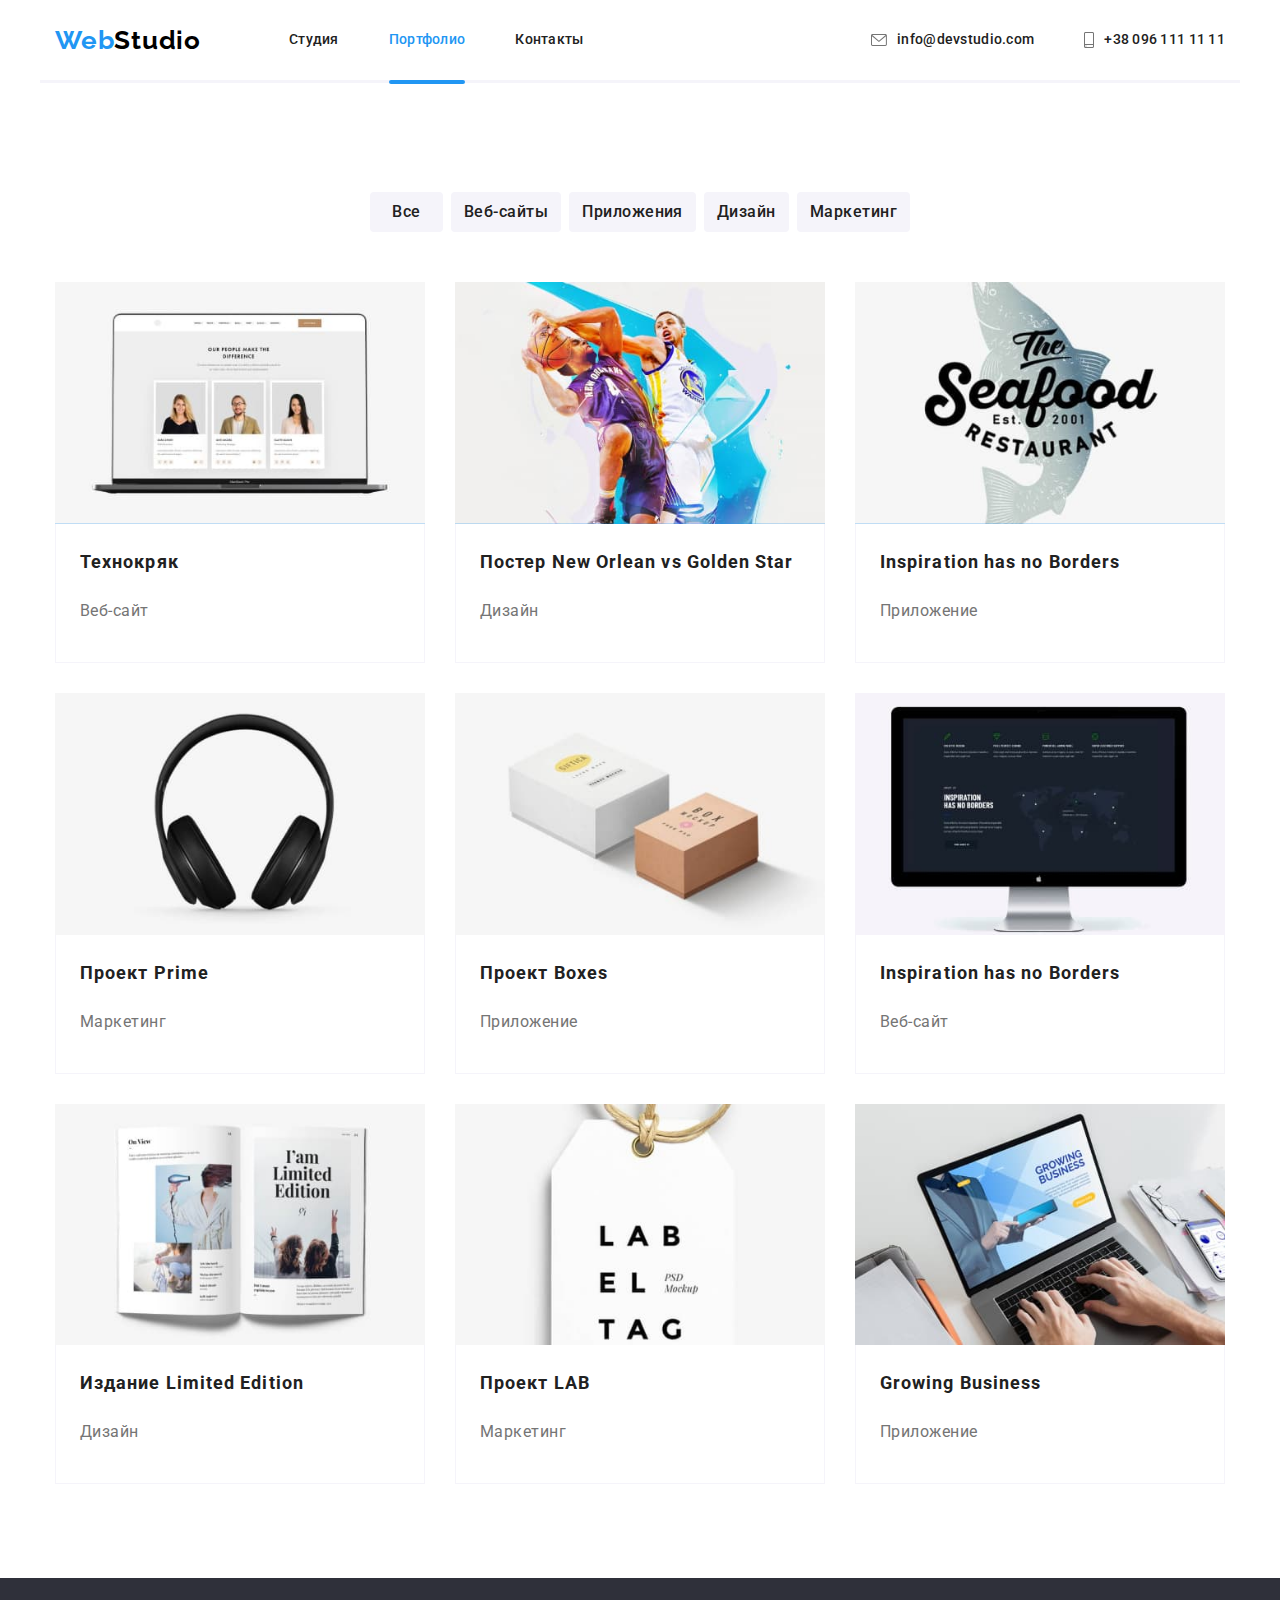
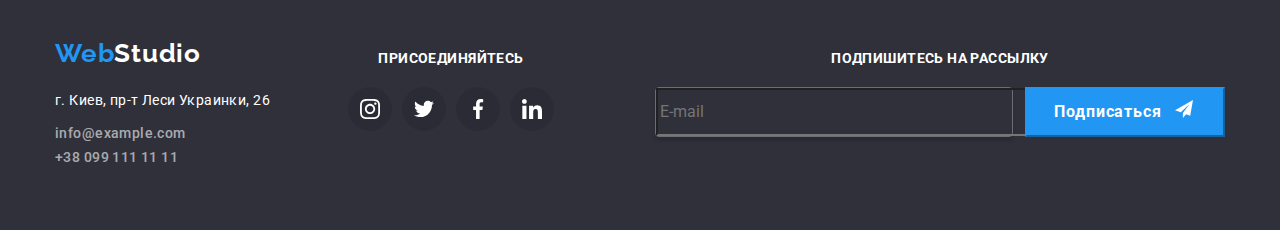
<file: portfolio.html>
<!DOCTYPE html>
<html lang="en">
<head>
    <meta charset="UTF-8">
    <meta http-equiv="X-UA-Compatible" content="IE=edge">
    <meta name="viewport" content="width=device-width, initial-scale=1.0">
    <title>Portfolio</title>
    <link href="https://fonts.googleapis.com/css2?family=Raleway:wght@700&family=Roboto:wght@400;500;700;900&display=swap"
    rel="stylesheet">
    <link rel="stylesheet" href="https://cdnjs.cloudflare.com/ajax/libs/modern-normalize/1.1.0/modern-normalize.min.css">
    <link rel="stylesheet" href="./css/main.min.css">
</head>
<body>
<header>

    <div class="container ">
        <nav>
            <a lang="en" href="" class="logo"><span class=logo-web>Web</span>Studio</a>
            <ul class="nav ">
                <li class="nav__item">
                    <a href="./index.html" class="nav__link">Студия</a>
                </li>
                <li class="nav__item">
                    <a href="./portfolio.html" class="nav__link--current">Портфолио</a>
                </li>
                <li class="nav__item">
                    <a href="" class="nav__link">Контакты</a>
                </li>
            </ul>
        </nav>
        <ul class="auth">

            <li class="auth__item">

                <a href="mailto:info@devstudio.com" class="auth__link">

                    <svg class="auth__icon" width="16" height="12">
                        <use href="./img/symbol-defs.svg#icon-mail"></use>
                    </svg>
                    info@devstudio.com</a>
            </li>

            <li class="auth__item">
                <a href="tell:+380961111111" class="auth__link">
                    <svg class="auth__icon" width="10" height="16">
                        <use href="./img/symbol-defs.svg#icon-tphone"></use>
                    </svg>
                    +38 096 111 11 11
                </a>
            </li>

        </ul>

        <button type="button" class="menu-toggle js-open-menu" aria-expanded="false" aria-controls="mobile-menu">
            <svg aria-label="Переключатель мобильного меню" width="40" height="40">
                <use class="icon-menu" href="./img/symbol-defs.svg#icon-menu_mob"></use>
            </svg>
        </button>
    </div>
    <!-- mobile menu -->
    
    
    <div class="menu-container js-menu-container" id="mobile-menu">
        <button type="button" class="menu-toggle menu-toggle-close js-close-menu">
            <svg aria-label="Переключатель мобильного меню" width="40" height="40">
                <use class="icon-close" href="./img/symbol-defs.svg#icon-close_mob"></use>
            </svg>
        </button>
        <ul class="menu__nav">
            <li class="menu__item">
                <a href="./index.html" class="link">Студия</a>
            </li>
            <li class="menu__item">
                <a href="./portfolio.html" class="link--current">Портфолио</a>
            </li>
            <li class="menu__item">
                <a href="" class="link">Контакты</a>
            </li>
        </ul>
    
        <div class="menu__contacts">
            <ul class="menu__auth">
    
                <li class="menu__auth--tel">
                    <a href="tell:+380961111111" class="menu__auth--tel">
    
                        +38 096 111 11 11
                    </a>
                </li>
    
                <li class="menu__auth--mail">
                    <a href="mailto:info@devstudio.com" class="menu__auth--mail">
    
                        info@devstudio.com
                    </a>
                </li>
    
            </ul>
    
            <ul class="menu__networks">
                <li class="menu__networks--item">
                    <a href="">Instagram</a>
                </li>
                <li class="menu__networks--item">
                    <a href="">Twitter</a>
                </li>
                <li class="menu__networks--item">
                    <a href="">Facebook</a>
                </li>
                <li class="menu__networks--item">
                    <a href="">LinkedIn</a>
                </li>
            </ul>
        </div>
    </div>



</header>
<main>
    <section class="portfolio">

    <div class="container ">
   
    <ul class= "button-set">
        <li class="button-set__item">
            <button type="button" class="button-set__button" >Все  </button>
        </li>
        <li class="button-set__item">
            <button type="button" class="button-set__button" >Веб-сайты </button>
        </li>
        <li class="button-set__item">
            <button type="button" class="button-set__button" >Приложения </button>
        </li>
        <li class="button-set__item">
            <button type="button" class="button-set__button" >Дизайн </button>
        </li>
        <li class="button-set__item">
            <button type="button" class="button-set__button" >Маркетинг </button>
        </li>
    </ul>
    
    
   
        <h1 class="portfolio__title">Наши проекты</h1>
        <ul class="portfolio__list">


            <li class="project">
                <a href="" class="project__link">
                   
                <div class="overlay">
                    <img 
                    loading='lazy'
                    srcset="
                    ./img/proj1-370@1x.jpg 370w,
                    ./img/proj1-450@1x.jpg 450w,
                    ./img/proj1-740@2x.jpg 740w,
                    ./img/proj1-900@2x.jpg 900w,
                    "

                    src="./img/proj1-450@1x.jpg" alt="Технокряк" height="294"
                    sizes="(min-width:1200px) 33.33vw,
                    (min-width:768px) 50vw, 100vw"
                     />
                     
                    
                        <div class="overlay__thumb">
                            <p class="overlay__text">
                                Технокряк это современная площадка распространения коронавируса. Компании используют эту платформу для цифрового
                                шпионажа и атак на защищённые сервера конкурентов.
                            </p>
                        </div>
                    </div>
                    
                   
                                       
                    
                    <div class="project__thumb">
                        <h3 class="project__title">Технокряк</h3>
                        <p class="project__text">Веб-сайт</p>
                    </div>
                </a>
            
            
            </li>
            
            
            <li class="project">
                <a href="" class="project__link">
                    <div class="overlay">
                    <img loading='lazy' srcset="
                                        ./img/proj2-370@1x.jpg 370w,
                                        ./img/proj2-450@1x.jpg 450w,
                                        ./img/proj2-740@2x.jpg 740w,
                                        ./img/proj2-900@2x.jpg 900w,
                                        " src="./img/proj2-450@1x.jpg" alt="Постер New Orlean vs Golden Star" 
                                        sizes="(min-width:1200px) 33.33vw,
                                        (min-width:768px) 50vw, 100vw" />

                    
                    
                        <div class="overlay__thumb">
                            <p class="overlay__text">
                                Технокряк это современная площадка распространения коронавируса. Компании используют эту платформу для
                                цифрового
                                шпионажа и атак на защищённые сервера конкурентов.
                            </p>
                        </div>
                    </div>

                    <div class="project__thumb">
                        <h3 class="project__title">Постер New Orlean vs Golden Star</h3>
                        <p class="project__text">Дизайн</p>
                    </div>
                </a>
            
            
            </li>
            
            
            <li class="project">

                <a href="" class="project__link">
                    <div class="overlay">
                    <img loading='lazy' srcset="
                                        ./img/proj3-370@1x.jpg 370w,
                                        ./img/proj3-450@1x.jpg 450w,
                                        ./img/proj3-740@2x.jpg 740w,
                                        ./img/proj3-900@2x.jpg 900w,
                                        " src="./img/proj3-450@1x.jpg" alt="Inspiration has no Borders" sizes="(min-width:1200px) 33.33vw,
                                        (min-width:768px) 50vw, 100vw" />

                   
                    
                        <div class="overlay__thumb">
                            <p class="overlay__text">
                                Технокряк это современная площадка распространения коронавируса. Компании используют эту платформу для
                                цифрового
                                шпионажа и атак на защищённые сервера конкурентов.
                            </p>
                        </div>
                    </div>

            
                    <div class="project__thumb">
                        <h3 class="project__title">Inspiration has no Borders</h3>
                        <p class="project__text">Приложение</p>
                    </div>
                </a>
            
            </li>
            
            
            <li class="project">
                <a href="" class="project__link">
                    <div class="overlay">
                    <img loading='lazy' srcset="
                                        ./img/proj4-370@1x.jpg 370w,
                                        ./img/proj4-450@1x.jpg 450w,
                                        ./img/proj4-740@2x.jpg 740w,
                                        ./img/proj4-900@2x.jpg 900w,
                                        " 
                                        src="./img/proj4-450@1x.jpg" alt="Проект Prime" 
                                        sizes="(min-width:1200px) 33.33vw,
                                        (min-width:768px) 50vw, 100vw" />

                   
                    
                        <div class="overlay__thumb">
                            <p class="overlay__text">
                                Технокряк это современная площадка распространения коронавируса. Компании используют эту платформу для
                                цифрового
                                шпионажа и атак на защищённые сервера конкурентов.
                            </p>
                        </div>
                    </div>

                    <div class="project__thumb">
                        <h3 class="project__title">Проект Prime</h3>
                        <p class="project__text">Маркетинг</p>
                    </div>
                </a>
            
            
            </li>
            
            
            <li class="project">
                <a href="" class="project__link">
                    <div class="overlay">
                    <img loading='lazy' srcset="
                                        ./img/proj5-370@1x.jpg 370w,
                                        ./img/proj5-450@1x.jpg 450w,
                                        ./img/proj5-740@2x.jpg 740w,
                                        ./img/proj5-900@2x.jpg 900w,
                                        " src="./img/proj5-450@1x.jpg" alt="Проект Boxes" sizes="(min-width:1200px) 33.33vw,
                                        (min-width:768px) 50vw, 100vw" />
              
                    
                        <div class="overlay__thumb">
                            <p class="overlay__text">
                                Технокряк это современная площадка распространения коронавируса. Компании используют эту платформу для
                                цифрового
                                шпионажа и атак на защищённые сервера конкурентов.
                            </p>
                        </div>
                    </div>

                    <div class="project__thumb">
                        <h3 class="project__title">Проект Boxes</h3>
                        <p class="project__text">Приложение</p>
                    </div>
                </a>
            
            
            </li>
            
            
            <li class="project">
                <a href="" class="project__link">
                    <div class="overlay">
                    <img loading='lazy' srcset="
                                        ./img/proj6-370@1x.jpg 370w,
                                        ./img/proj6-450@1x.jpg 450w,
                                        ./img/proj6-740@2x.jpg 740w,
                                        ./img/proj6-900@2x.jpg 900w,
                                        " src="./img/proj6-450@1x.jpg" alt="Inspiration has no Borders" sizes="(min-width:1200px) 33.33vw,
                                        (min-width:768px) 50vw, 100vw" />

                    
                    
                        <div class="overlay__thumb">
                            <p class="overlay__text">
                                Технокряк это современная площадка распространения коронавируса. Компании используют эту платформу для
                                цифрового
                                шпионажа и атак на защищённые сервера конкурентов.
                            </p>
                        </div>
                    </div>

                    <div class="project__thumb">
                        <h3 class="project__title">Inspiration has no Borders</h3>
                        <p class="project__text">Веб-сайт</p>
                    </div>
                </a>
            
            
            </li>
            
            
            <li class="project">
                <a href="" class="project__link">
                    <div class="overlay">
                    <img loading='lazy' srcset="
                                        ./img/proj7-370@1x.jpg 370w,
                                        ./img/proj7-450@1x.jpg 450w,
                                        ./img/proj7-740@2x.jpg 740w,
                                        ./img/proj7-900@2x.jpg 900w,
                                        " 
                                        src="./img/proj7-450@1x.jpg" alt="Издание Limited Edition" sizes="(min-width:1200px) 33.33vw,
                                        (min-width:768px) 50vw, 100vw" />

                    
                        <div class="overlay__thumb">
                            <p class="overlay__text">
                                Технокряк это современная площадка распространения коронавируса. Компании используют эту платформу для
                                цифрового
                                шпионажа и атак на защищённые сервера конкурентов.
                            </p>
                        </div>
                    </div>

                    <div class="project__thumb">
                        <h3 class="project__title">Издание Limited Edition</h3>
                        <p class="project__text">Дизайн</p>
                    </div>
            
                </a>
            
            
            </li>
            
            
            <li class="project">
                <a href="" class="project__link">
                    <div class="overlay">
                    <img loading='lazy' srcset="
                                        ./img/proj8-370@1x.jpg 370w,
                                        ./img/proj8-450@1x.jpg 450w,
                                        ./img/proj8-740@2x.jpg 740w,
                                        ./img/proj8-900@2x.jpg 900w,
                                        " src="./img/proj8-450@1x.jpg" alt="Проект LAB" 
                                        sizes="(min-width:1200px) 33.33vw,
                                        (min-width:768px) 50vw, 100vw" />

                    
                    
                        <div class="overlay__thumb">
                            <p class="overlay__text">
                                Технокряк это современная площадка распространения коронавируса. Компании используют эту платформу для
                                цифрового
                                шпионажа и атак на защищённые сервера конкурентов.
                            </p>
                        </div>
                    </div>

                    <div class="project__thumb">
                        <h3 class="project__title">Проект LAB</h3>
                        <p class="project__text">Маркетинг</p>
                    </div>
                </a>
            
            
            </li>
            
            
            <li class="project">
                <a href="" class="project__link">
                    <div class="overlay">
                    <img loading='lazy' srcset="
                                        ./img/proj9-370@1x.jpg 370w,
                                        ./img/proj9-450@1x.jpg 450w,
                                        ./img/proj9-740@2x.jpg 740w,
                                        ./img/proj9-900@2x.jpg 900w,
                                        " src="./img/proj9-450@1x.jpg" alt="Growing Business" sizes="(min-width:1200px) 33.33vw,
                                        (min-width:768px) 50vw, 100vw" />

                   
                    
                        <div class="overlay__thumb">
                            <p class="overlay__text">
                                Технокряк это современная площадка распространения коронавируса. Компании используют эту платформу для
                                цифрового
                                шпионажа и атак на защищённые сервера конкурентов.
                            </p>
                        </div>
                    </div>
                    
                    <div class="project__thumb">
                        <h3 class="project__title">Growing Business</h3>
                        <p class="project__text">Приложение</p>
                    </div>
                </a>
            
            
            </li>
            </ul>
        </div>
        </section>
        
        </main>
        <footer class="footer">
            <div class="container">
                <div class="footer__address">
                    <a lang="en" href="./index.html" class="logo"><span class=logo-web>Web</span>Studio</a>
                    <address>
        
                        <p class="footer__text">г. Киев, пр-т Леси Украинки, 26</p>
        
                        <ul class="footer__contacts">
                            <li> <a href="mailto:info@example.com" class="footer__link"> info@example.com</a> </li>
                            <li> <a href="tel:+380991111111" class="footer__link"> +38 099 111 11 11</a> </li>
        
                        </ul>
        
                    </address>
                </div>
                <div class="footer__networks">
                    <h2 class="footer__title">Присоединяйтесь</h2>
        
                    <ul class="networks">
                        <li class="networks__item ">
                            <a href="" aria-label="instagram" class="networks__link networks__link--footer">
                                <svg class="networks__icon networks__icon--footer" width="20" height="20">
                                    <use href="./img/symbol-defs.svg#icon-instagram"></use>
                                </svg>
                            </a>
                        </li>
        
                        <li class="networks__item ">
                            <a href="" aria-label="twitter" class="networks__link networks__link--footer">
                                <svg class="networks__icon networks__icon--footer" width="20" height="20">
                                    <use href="./img/symbol-defs.svg#icon-twitter"></use>
                                </svg>
                            </a>
        
                        </li>
                        <li class="networks__item">
                            <a href="" aria-label="facebook" class="networks__link networks__link--footer">
                                <svg class="networks__icon networks__icon--footer" width="20" height="20">
                                    <use href="./img/symbol-defs.svg#icon-facebook"></use>
                                </svg>
        
                            </a>
        
                        </li>
                        <li class="networks__item">
                            <a href="" aria-label="linkedin" class="networks__link networks__link--footer">
                                <svg class="networks__icon networks__icon--footer" width="20" height="20">
                                    <use href="./img/symbol-defs.svg#icon-linkedin"></use>
                                </svg>
                            </a>
        
                        </li>
                    </ul>
                </div>
        
                <div class="footer__form">
                    <h2 class="footer__title">Подпишитесь на рассылку</h2>
                    <div class="subscription">
                        <div class="subscription__mail">
                            <label for="email" class="subscription__label">
                                <input class="subscription__input" type="email" name="email" id="email" placeholder="E-mail">
                            </label>
                        </div>
                        <div class="subscription__action">
                            <button class="subscription__button" type="submit">Подписаться
                                <svg class="subscription__icon" width="24" height="24">
                                    <use href="./img/symbol-defs.svg#icon-send"></use>
        
                                </svg>
        
        
                            </button>
                        </div>
        
                    </div>
                </div>
            </div>
        </footer>

        <script defer src="js/mobile-menu.js"></script>
        </body>
        
        </html>
</file>
<file: css/main.min.css>
ul,.auth{list-style:none;padding:0;margin:0}.project-card{display:flex;text-align:left;justify-content:space-between}.card-set__text{margin-bottom:0;margin-top:10px}.nav__link,.nav__link--current,.auth__link,.footer__link{font-weight:500;font-size:14px;line-height:1.14;letter-spacing:0.02em;color:#212121;transition:color 250ms cubic-bezier(0.4, 0, 0.2, 1);display:flex;align-items:center}.nav__link:hover,.nav__link--current:hover,.auth__link:hover,.auth__link__link:hover,.auth__link__link:focus,.footer__link:hover{color:#2196f3}.projects__title{font-weight:700;font-size:36px;line-height:1.17;text-align:center;letter-spacing:0.03em;color:#212121;margin-bottom:50px}.features__title,.checkbox__input,.portfolio__title{position:absolute;width:1px;height:1px;margin:0;padding:1px;white-space:nowrap;clip-path:inset(100%);clip:rect(0 0 0 0);overflow:hidden}html{box-sizing:border-box}*,*::before,*::after{box-sizing:inherit}body{background-color:#ffffff;font-family:Roboto, sans-serif}h1,h2,h3{margin:0}img{display:block;max-width:100%;height:auto}a{text-decoration:none}.container{padding-left:15px;padding-right:15px;margin:0 auto}@media screen and (min-width: 480px){.container{width:480px}}@media screen and (min-width: 768px){.container{width:768px}}@media screen and (min-width: 1200px){.container{width:1200px}}section{padding-top:60px;margin:0 auto}@media screen and (min-width: 1200px){section{padding-top:94px}}body .modal-open{overflow:hidden}.logo{font-family:Raleway, sans-serif;font-weight:700;font-size:24px;line-height:1.17;letter-spacing:0.03em;color:#000}header .logo{padding-top:16px;padding-bottom:16px}@media screen and (min-width: 1200px){.logo{font-size:26px;line-height:1.19}}.logo-web{color:#2196f3}.networks{display:flex;align-items:center;justify-content:space-between;width:206px;margin-left:auto;margin-right:auto;padding:0}.networks__item{display:block;height:44px;width:44px;align-items:center;padding:0}.networks__item:not(:last-child){margin-right:10px}.networks__link{width:100%;height:100%;display:flex;align-items:center;justify-content:center;border-radius:50%;background-color:#fff;transition:background-color 250ms cubic-bezier(0.4, 0, 0.2, 1)}.networks__link:hover,.networks__link:focus{background-color:#2196f3}.networks__icon{fill:#afb1b8;align-items:center;transition:fill 250ms cubic-bezier(0.4, 0, 0.2, 1)}.networks__link:hover .networks__icon,.networks__link:focus .networks__icon{fill:#fff}@media screen and (min-width: 768px){nav{display:flex;align-items:center;justify-content:center}}.nav{display:flex}@media screen and (max-width: 767px){.nav{display:none}}@media screen and (min-width: 768px){.nav{margin-left:88px}}@media screen and (min-width: 1600px){.nav{margin-left:93px}}.nav__link{padding-top:32px;padding-bottom:32px}.nav__link--current{color:#2196f3}.nav__link--current::before{display:block;position:absolute;content:"";top:100%;width:100%;height:4px;border-radius:2px;background-color:#2196f3}.nav__item{position:relative;display:flex}.nav__item:not(:last-child){margin-right:50px}header{max-width:1600px;margin-left:auto;margin-right:auto}header .container{display:flex;align-items:center;justify-content:space-between;border-bottom:3px solid #f5f4fa}.auth{display:flex;margin-left:auto}@media screen and (max-width: 767px){.auth{display:none}}@media screen and (max-width: 1199px){.auth{flex-direction:column}}@media screen and (min-width: 1200px){.auth{flex-direction:row}}.auth__link{color:#212121}@media screen and (min-width: 768px){.auth__item+.auth__item{margin-left:0;margin-top:10px}}@media screen and (min-width: 1200px){.auth__item+.auth__item{margin-left:50px;margin-top:0}}.auth__link>.auth__icon{fill:#757575;margin-right:10px;transition:fill 250ms cubic-bezier(0.4, 0, 0.2, 1)}.auth__link:hover>.auth__icon,.auth__link:focus>.auth__icon{fill:#2196f3}.menu-toggle{display:none;margin:0;padding:0;border:none;background-color:transparent;line-height:0;cursor:pointer}@media screen and (max-width: 767px){.menu-toggle{display:inline-flex}}.menu-toggle-close{display:block;border:1px solid #000000;position:absolute;top:10px;right:15px;width:40px;height:40px}.menu-toggle-close:hover{border:none}.icon-close,.icon-menu{fill:#212121}.menu-toggle:hover .icon-menu,.menu-toggle:hover .icon-close{fill:#2196f3}.menu-container{background-color:#fff;box-shadow:0px 4px 8px rgba(0,0,0,0.04),0px 2px 4px rgba(0,0,0,0.08),0px 1px 3px rgba(0,0,0,0.16);padding:48px 40px;text-align:center;position:fixed;z-index:100;top:0;left:0;width:100%;height:100%;max-width:768px;max-height:796px;opacity:0;visibility:hidden;pointer-events:none;display:flex;flex-direction:column;justify-content:space-between;text-align:left}.menu-container.is-open{opacity:1;visibility:visible;pointer-events:initial}.menu__nav{height:212px;display:flex;flex-direction:column;justify-content:space-between}.menu__item{font-weight:500;font-size:40px;line-height:1.18;letter-spacing:0.02em}.menu__item .link{color:#212121}.menu__item .link--current{color:#2196f3}.menu__auth--tel{font-weight:500;font-size:7vw;line-height:1.18;letter-spacing:0.02em;color:#2196f3}.menu__auth--mail{font-weight:500;font-size:24px;line-height:1.17;letter-spacing:0.02em;color:#757575;margin-top:32px}.menu__networks{margin-top:64px;display:flex;justify-content:space-between;align-items:center;max-width:357px}.menu__networks--item{font-weight:500;font-size:18px;line-height:1.22;letter-spacing:0.02em;color:#2196f3}.menu__networks--item a{color:inherit}.hero{margin:0 auto;padding-right:0px;padding-left:0px;padding-top:118px;padding-bottom:118px;background-color:#2f303a;text-align:center;background-position:center;background-repeat:no-repeat;background-size:cover;max-width:480px;height:400px;background-image:linear-gradient(to right, rgba(47,48,58,0.4), rgba(47,48,58,0.4)),url("../img/hero_mob-min.jpg")}@media (min-device-pixel-ratio: 2), (min-resolution: 192dpi), (min-resolution: 2dppx){.hero{background-image:linear-gradient(to right, rgba(47,48,58,0.4), rgba(47,48,58,0.4)),url("../img/hero_mob@2x-min.jpg")}}@media screen and (min-width: 768px){.hero{max-width:768px;background-image:linear-gradient(to right, rgba(47,48,58,0.4), rgba(47,48,58,0.4)),url("../img/hero_tablet-min.jpg")}}@media screen and (min-width: 768px) and (min-device-pixel-ratio: 2), screen and (min-width: 768px) and (min-resolution: 192dpi), screen and (min-width: 768px) and (min-resolution: 2dppx){.hero{background-image:linear-gradient(to right, rgba(47,48,58,0.4), rgba(47,48,58,0.4)),url("../img/hero_tablet@2x-min.jpg")}}@media screen and (min-width: 1200px){.hero{max-width:1600px;height:600px;padding-top:200px;padding-bottom:200px;background-image:linear-gradient(to right, rgba(47,48,58,0.4), rgba(47,48,58,0.4)),url("../img/hero_dextop-min.jpg")}}@media (min-device-pixel-ratio: 2), (min-resolution: 192dpi), (min-resolution: 2dppx){.hero{background-image:linear-gradient(to right, rgba(47,48,58,0.4), rgba(47,48,58,0.4)),url("../img/hero_dextop@2x-min.jpg")}}.hero__title{font-weight:900;letter-spacing:0.06em;text-transform:uppercase;color:#fff;margin-left:auto;margin-right:auto;margin-top:0;margin-bottom:30px}@media screen and (max-width: 1199px){.hero__title{font-size:26px;line-height:1.62;width:360px}}@media screen and (min-width: 1200px){.hero__title{font-size:44px;line-height:1.36;width:696px}}.hero__button{font-weight:700;font-size:16px;line-height:1.88;letter-spacing:0.06em;color:#fff;background-color:#2196f3;display:inline-block;align-items:center;box-shadow:0px 4px 4px rgba(0,0,0,0.15);border-radius:4px;min-width:136px}.hero__button:hover,.hero__button:focus{color:#fff;background-color:#188ce8}.clients{padding-bottom:60px}@media screen and (min-width: 1200px){.clients{padding-bottom:94px}}.clients__title{display:block;font-weight:700;font-size:28px;line-height:1.18;text-align:center;letter-spacing:0.03em;color:#212121;margin-bottom:30px}@media screen and (min-width: 1200px){.clients__title{margin-bottom:50px;font-size:36px;line-height:1.17}}.clients__list{display:flex;flex-wrap:wrap;margin-top:-30px;margin-left:-30px}@media screen and (min-width: 1200px){.clients__list{flex-wrap:nowrap;margin-top:0;margin-left:0}}.clients__item{height:92px;margin-top:30px;margin-left:30px;flex-basis:calc(100% / 2 - 30px)}@media screen and (min-width: 768px){.clients__item{flex-basis:calc(100% / 3 - 30px)}}@media screen and (min-width: 1200px){.clients__item{margin-top:0}}.clients__link{width:100%;height:100%;display:flex;align-items:center;justify-content:center;border:1px solid #afb1b8;transition:border 250ms cubic-bezier(0.4, 0, 0.2, 1)}.clients__link:hover,.clients__link:focus{border:1px solid #2196f3}@media screen and (min-width: 1200px){.clients__link{padding:0}}.clients__icon{fill:#afb1b8;transition:fill 250ms cubic-bezier(0.4, 0, 0.2, 1)}.clients__link:hover .clients__icon,.clients__link:focus .clients__icon{fill:#2196f3}.card-set{display:flex;flex-direction:column}@media screen and (min-width: 768px){.card-set{display:flex;flex-direction:row;flex-wrap:wrap;margin-top:-30px;margin-left:-30px}}@media screen and (min-width: 1200px){.card-set{flex-wrap:nowrap;flex-direction:row;display:flex;text-align:left;justify-content:space-between}}.card-set__item+.card-set__item{margin-top:30px}@media screen and (min-width: 768px){.card-set__item{margin-top:0;flex-basis:calc(100% / 2 - 30px);margin-top:30px;margin-left:30px}}@media screen and (min-width: 1200px){.card-set__item .card-set__item+.card-set__item{margin-left:30px}}.card-set__title{font-weight:700;font-size:14px;line-height:1.14;letter-spacing:0.03em;text-transform:uppercase;color:#212121}.card-set__text{font-size:14px;line-height:1.71;letter-spacing:0.03em;color:#757575}.card-set__thumb{display:flex;padding:0;height:120px;background-color:#f5f4fa;margin-bottom:30px}.card-set__icon{display:block;margin-top:25px;margin-left:auto;margin-right:auto;align-items:center}.backdrop{position:fixed;top:0;left:0;width:100%;height:100%;background-color:rgba(0,0,0,0.2);overflow-y:scroll;padding-top:93px;padding-bottom:94px;padding-left:15px;padding-right:15px;opacity:1;visibility:visible;pointer-events:initial;transition:visibility 250ms cubic-bezier(0.4, 0, 0.2, 1),opacity 250ms cubic-bezier(0.4, 0, 0.2, 1)}.is-hidden{opacity:0;pointer-events:none;visibility:hidden}.modal{padding:40px;background-color:#fff;position:relative;box-shadow:0px 1px 3px rgba(0,0,0,0.12),0px 1px 1px rgba(0,0,0,0.14),0px 2px 1px rgba(0,0,0,0.2);border-radius:4px}@media screen and (min-width: 480px){.modal{position:absolute;top:50%;left:50%;transform:translate(-50%, -50%);max-width:450px;width:100%}}.close{position:absolute;padding:0;margin:0;top:8px;right:8px;width:30px;height:30px;border-radius:50%;border:1px solid rgba(0,0,0,0.1);box-shadow:0px 1px 3px rgba(0,0,0,0.12),0px 1px 1px rgba(0,0,0,0.14),0px 2px 1px rgba(0,0,0,0.2);background-color:#fff}.close:hover{fill:#2196f3;cursor:pointer}.modal__form{display:flex;flex-direction:column}.modal__text{font-weight:700;font-size:20px;line-height:1.15;text-align:center;letter-spacing:0.03em;margin-bottom:12px;color:#212121}.form{display:flex;flex-direction:column}.form__field{margin-bottom:10px}.form__label{margin-bottom:4px}.form__thumb{position:relative}.form__input{height:40px;width:100%;margin-top:0;margin-left:0;margin-right:0;padding-left:42px;border:1px solid rgba(33,33,33,0.2);border-radius:4px;box-shadow:0px 4px 4px rgba(0,0,0,0.25);transition:border-color 250ms cubic-bezier(0.4, 0, 0.2, 1)}.form__thumb:focus-within .form__input{outline:none;border-color:#2196f3}.form__icon{fill:#212121;transition:fill 250ms cubic-bezier(0.4, 0, 0.2, 1);display:inline-block;width:18px;height:18px;margin:0;position:absolute;top:50%;left:12px;transform:translateY(-50%)}.form__input:focus+.form__icon{fill:#2196f3}.form__input--comment{height:120px;resize:none;padding:12px 16px;margin-bottom:0}.form__input--comment::placeholder{font-weight:400;font-size:14px;line-height:1.14;letter-spacing:0.01em;padding-left:0;color:rgba(117,117,117,0.5)}input,textarea{font-family:inherit;font-size:inherit;color:blue}.modal__button{font-weight:700;font-size:16px;line-height:1.87;display:flex;align-items:center;text-align:center;letter-spacing:0.06em;color:#fff;background-color:#2196f3;padding:10px 55px 10px 56px;width:200px;height:50px;margin-left:auto;margin-right:auto}.checkbox__label{display:flex;align-items:center;padding-left:36.38px;display:inline-block;margin-bottom:30px;font-weight:normal;font-size:14px;line-height:1.71;letter-spacing:0.03em;color:#757575;position:relative}.checkbox__link{color:#2196f3}.checkbox__input{display:inline-block;position:absolute;left:0;top:50%;transform:translateY(-50%)}.checkbox__icon{display:inline-block;position:absolute;left:0;top:50%;transform:translateY(-50%);width:16px;height:15px;border:1px solid #000;box-shadow:0px 1px 3px rgba(0,0,0,0.12),0px 1px 1px rgba(0,0,0,0.14),0px 2px 1px rgba(0,0,0,0.2);border-radius:4px}.checkbox__input:checked+.checkbox__icon{background-color:#2196f3;border-color:#2196f3;background-image:url("/img/icon-heck.svg");background-size:contain;background-origin:border-box;background-repeat:no-repeat}.team{background-color:#fff;max-width:480px;margin:0 auto}@media screen and (min-width: 768px){.team{max-width:768px}}@media screen and (min-width: 1200px){.team{background-color:#f5f4fa;max-width:1600px;padding-bottom:94px}}.team__title{font-weight:700;font-size:28px;line-height:1.18;text-align:center;letter-spacing:0.03em;color:#212121}@media screen and (min-width: 768px){.team__title{margin-bottom:30px}}@media screen and (min-width: 1200px){.team__title{font-size:36px;line-height:1.17;margin-bottom:50px}}.team__list{display:flex;flex-direction:column;margin-top:30px}@media screen and (min-width: 768px){.team__list{display:flex;flex-direction:row;flex-wrap:wrap;margin-top:-30px;margin-left:-30px}}@media screen and (min-width: 1200px){.team__list{flex-wrap:nowrap;flex-direction:row;align-items:center;justify-content:space-between;margin-top:0;margin-left:0}}.team__card{box-shadow:0px 4px 4px rgba(0,0,0,0.25)}.team__card+.team__card{margin-top:30px}@media screen and (min-width: 768px){.team__card{margin-top:0;flex-basis:calc(100% / 2 - 30px);margin-top:30px;margin-left:30px}}@media screen and (min-width: 1200px){.team__card{margin-left:0;margin-top:0;flex-basis:calc(100% / 4 - 30px)}.team__card+.team__card{margin-left:30px;margin-top:0}}.team__thumb{text-align:center;padding-top:30px;padding-bottom:30px;background-color:#fff;border-bottom:1px solid #f5f4fa;border-left:1px solid #f5f4fa;border-right:1px solid #f5f4fa}.team__name{font-weight:500;font-size:16px;line-height:1.18;letter-spacing:0.03em;color:#212121}.team__post{margin-bottom:16px;font-size:16px;line-height:1.18;letter-spacing:0.03em;color:#757575}.projects{display:none}@media screen and (min-width: 1200px){.projects{display:block}}.project-card__item+.project-card__item{margin-left:30px}.project-card__thumb{position:relative}.project-card__title{position:absolute;display:block;bottom:0;height:70px;width:100%;background-color:#2f303a;opacity:0.8}.project-card__text{display:flex;align-items:center;justify-content:center;width:100%;height:100%;font-weight:700;font-size:14px;line-height:1.14;letter-spacing:0.03em;text-transform:uppercase;color:#fff}.overlay{width:450px;position:relative;height:100%;width:100%;top:0;overflow:hidden}@media screen and (min-width: 768px){.overlay{width:354px}}@media screen and (min-width: 1200px){.overlay{width:370px}}.project__link{position:relative;display:block;transition:box-shadow 250ms cubic-bezier(0.4, 0, 0.2, 1)}.overlay__text{position:absolute;display:block;margin:63px 24px;font-weight:400;font-size:18px;line-height:1.56;letter-spacing:0.03em;color:#ffffff;text-shadow:0px 4px 4px rgba(0,0,0,0.25)}.overlay__thumb{position:absolute;display:flex;width:100%;height:100%;top:0;background:rgba(33,150,243,0.9);transform:translateY(100%);transition:transform 250ms cubic-bezier(0.4, 0, 0.2, 1)}.project__link:hover .overlay__thumb{transform:translateY(0)}.portfolio{padding-bottom:94px}.button-set{display:flex;align-items:center;justify-content:left;flex-wrap:wrap;margin-bottom:40px;padding-right:103px}@media screen and (min-width: 768px){.button-set{margin-bottom:30px;padding-right:0;justify-content:center}}@media screen and (min-width: 1200px){.button-set{flex-wrap:nowrap;padding-right:0;justify-content:center;margin-bottom:50px}}.button-set__item{margin-top:15px}.button-set__item+.button-set__item{margin-left:8px}.button-set__button{font-family:inherit;font-weight:500;font-size:16px;line-height:1.63;text-align:center;letter-spacing:0.03em;background-color:#f5f4fa;color:#212121;cursor:pointer;min-width:73px;padding:6px 12px;border:1px solid transparent;border-radius:4px;transition:box-shadow 250ms cubic-bezier(0.4, 0, 0.2, 1),background-color 250ms cubic-bezier(0.4, 0, 0.2, 1),color 250ms cubic-bezier(0.4, 0, 0.2, 1)}@media screen and (min-width: 1200px){.button-set__button{margin-top:0}}.button-set__button:hover,.button-set__button:focus{background-color:#2196f3;color:#fff;box-shadow:0px 4px 4px rgba(0,0,0,0.25)}.project__title{font-weight:700;font-size:18px;line-height:2;letter-spacing:0.06em;color:#212121}.project__text{font-weight:400;font-size:16px;line-height:1.88;letter-spacing:0.03em;color:#757575}.portfolio__list{display:flex;flex-direction:column}@media screen and (min-width: 768px){.portfolio__list{flex-wrap:wrap;flex-direction:row;padding:0;margin:0;list-style:none;margin-left:-30px;margin-top:-30px}}.project{margin-top:30px;display:flex}@media screen and (min-width: 768px){.project{flex-basis:calc(100% / 2 - 30px);margin-left:30px}}@media screen and (min-width: 1200px){.project{flex-basis:calc(100% / 3 - 60px)}}.project__link{display:flex;flex-direction:column}.project__link:hover,.project__link:focus{box-shadow:0px 4px 4px rgba(0,0,0,0.25)}.project__thumb{padding-left:24px;padding-right:24px;padding-top:20px;padding-bottom:20px;border-bottom:1px solid #f5f4fa;border-left:1px solid #f5f4fa;border-right:1px solid #f5f4fa;flex-grow:1}.footer{padding-top:60px;padding-bottom:60px;background-color:#2f303a}.footer .container{display:flex;flex-direction:column;align-items:center;justify-content:space-around;height:100%}@media screen and (min-width: 768px){.footer .container{flex-direction:row;flex-wrap:wrap;justify-content:space-around;align-items:flex-start}}@media screen and (min-width: 1200px){.footer .container{flex-wrap:nowrap;justify-content:space-between;align-items:flex-start}}.footer .logo{color:#fff;display:block;margin-bottom:20px;text-align:center}@media screen and (min-width: 1200px){.footer .logo{text-align:left}}.footer__text{font-size:14px;line-height:1.71;letter-spacing:0.03em;color:#fff;margin-bottom:9px;font-style:inherit;text-align:center}.footer__link{font-size:14px;line-height:1.71;letter-spacing:0.03em;color:rgba(255,255,255,0.6);transition:color 250ms cubic-bezier(0.4, 0, 0.2, 1)}address{font-style:normal}.footer__contacts{display:flex;flex-direction:column;align-items:center}.footer__contacts:not(:last-child){margin-bottom:9px}@media screen and (min-width: 1200px){.footer__contacts{display:block}}.footer__address{margin-bottom:60px;text-align:center}@media screen and (min-width: 768px){.footer__address{margin-bottom:0}}.footer__networks{padding:0;margin-bottom:60px}@media screen and (min-width: 768px){.footer__networks{margin-bottom:102px}}@media screen and (min-width: 1200px){.footer__networks{margin-left:70px;margin-bottom:0}}.footer__networks .networks{height:44px}@media screen and (min-width: 1200px){.footer__networks .networks{margin-top:20px}}.networks__link--footer{background-color:rgba(0,0,0,0.1)}.networks__icon--footer{fill:#fff}.footer__title{font-weight:700;font-size:14px;line-height:1, 14;letter-spacing:0.03em;text-transform:uppercase;color:#fff;padding-bottom:20px;text-align:center}@media screen and (min-width: 1200px){.footer__title{padding-bottom:0;padding-top:12px}}.footer__form{display:block;margin:0;padding:0;width:100%}@media screen and (min-width: 1200px){.footer__form{width:570px;margin-left:93px;padding-left:0;padding-right:0}}.subscription{display:flex;flex-direction:column;align-items:center;justify-content:space-between}@media screen and (min-width: 1200px){.subscription{height:50px;margin-top:20px;flex-direction:row;width:100%;width:570px}}.subscription__mail{width:100%;width:450px;height:100%;height:50px}@media screen and (min-width: 1200px){.subscription__mail{width:358px;margin-right:12px}}.subscription__label{display:inline-block;height:100%;width:100%;border:1px solid rgba(255,255,255,0.3);box-shadow:0px 4px 4px rgba(0,0,0,0.15);border-radius:4px}.subscription__input{width:100%;width:450px;height:100%;background-color:inherit}textarea::placeholder{padding-left:16px;font-weight:400;font-size:16px;line-height:1.25;letter-spacing:0.03em;color:rgba(255,255,255,0.6)}.subscription__action{width:200px;height:100%;margin-top:20px;margin-right:0}@media screen and (min-width: 1200px){.subscription__action{margin-top:0}}.subscription__button{width:100%;height:100%;width:200px;border-color:#2196f3;font-weight:700;font-size:16px;line-height:1.87;display:flex;align-items:center;justify-content:center;text-align:center;letter-spacing:0.06em;color:#fff;background-color:#2196f3}.subscription__icon{padding:0;margin-left:10px}
/*# sourceMappingURL=main.min.css.map */
</file>
